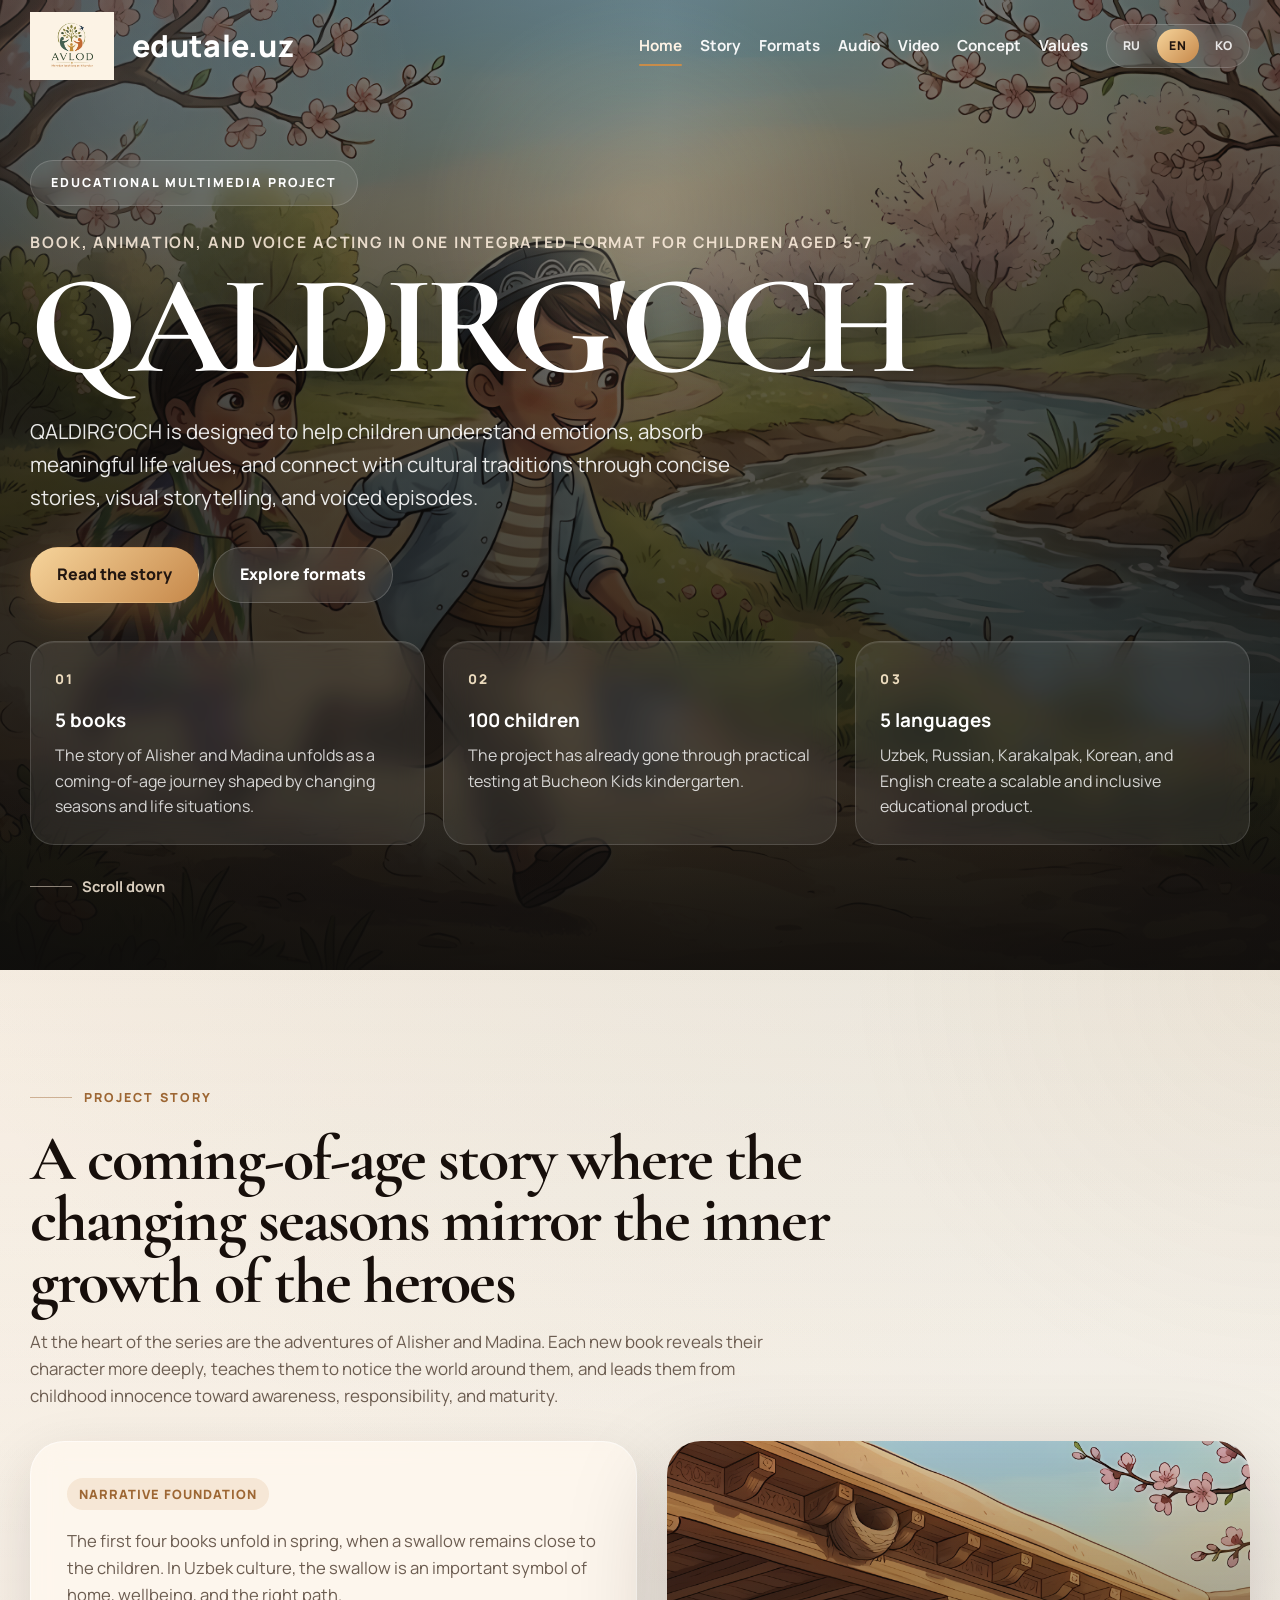
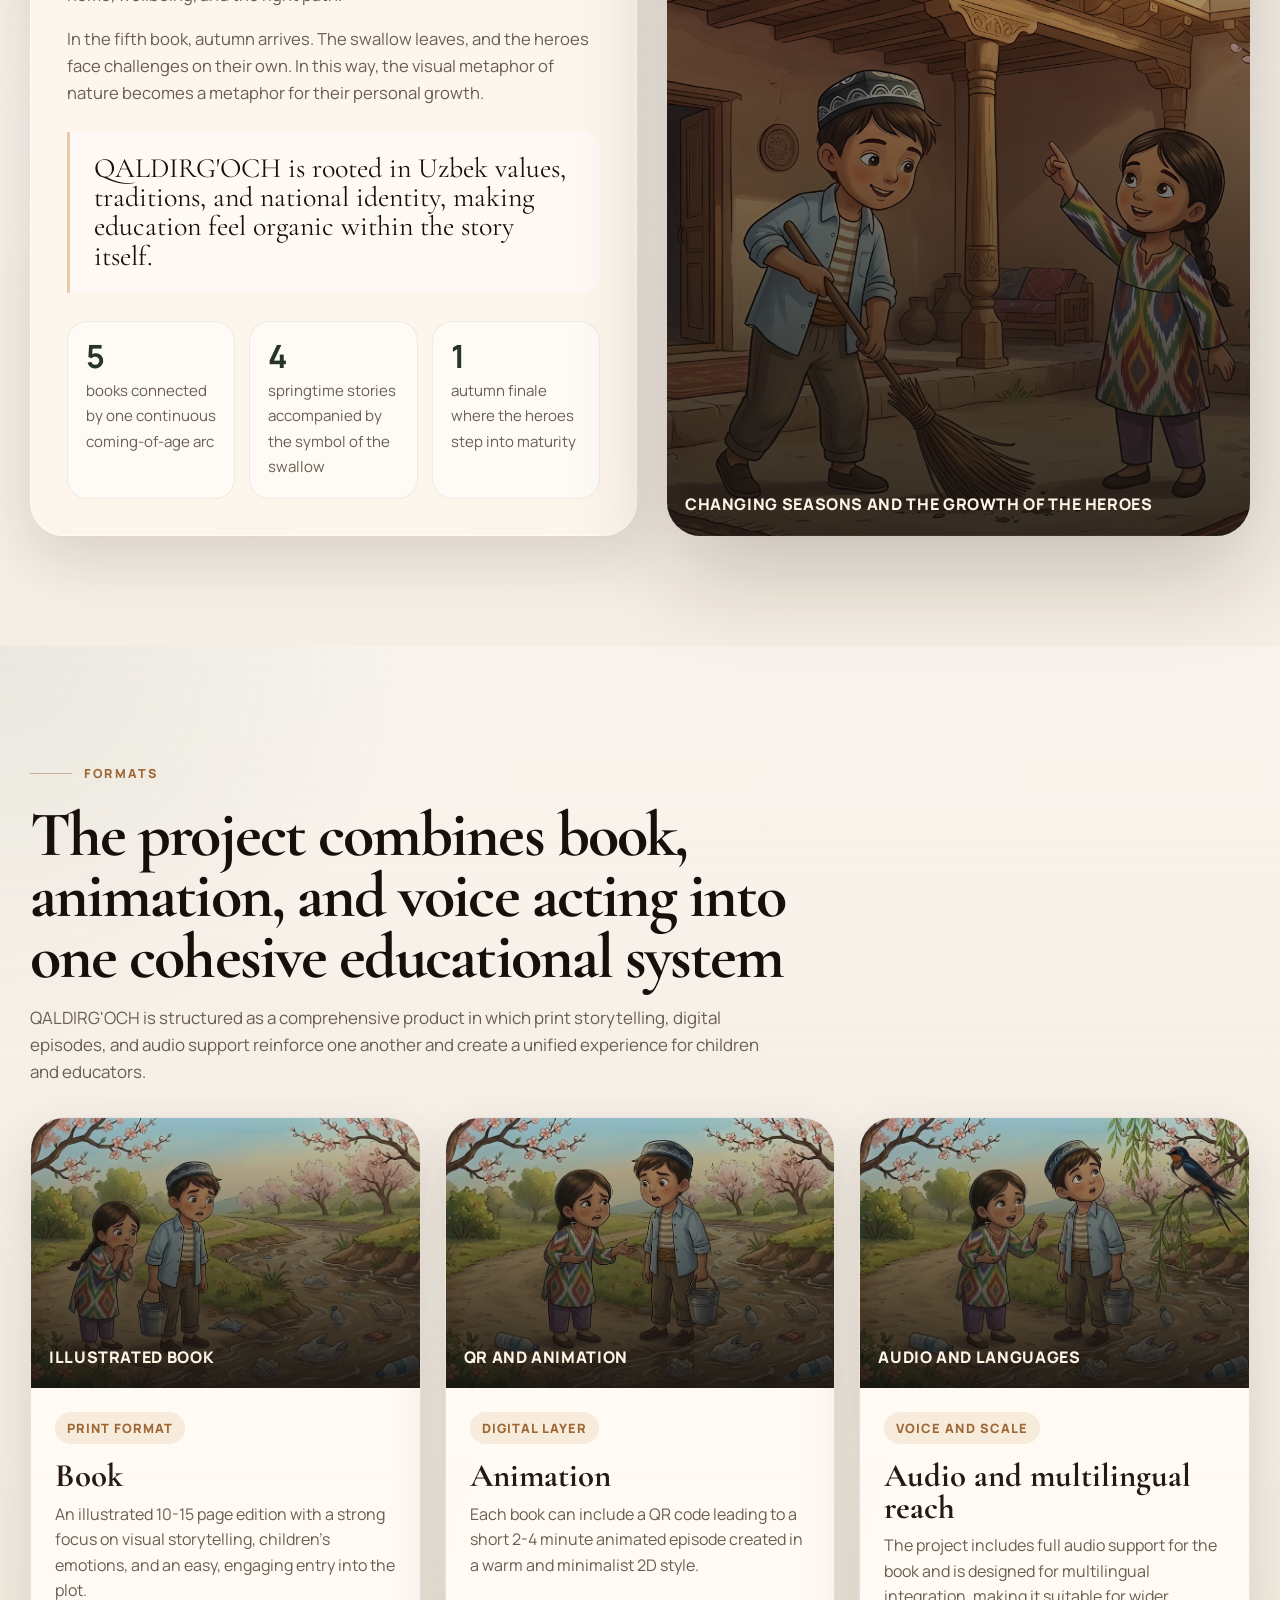
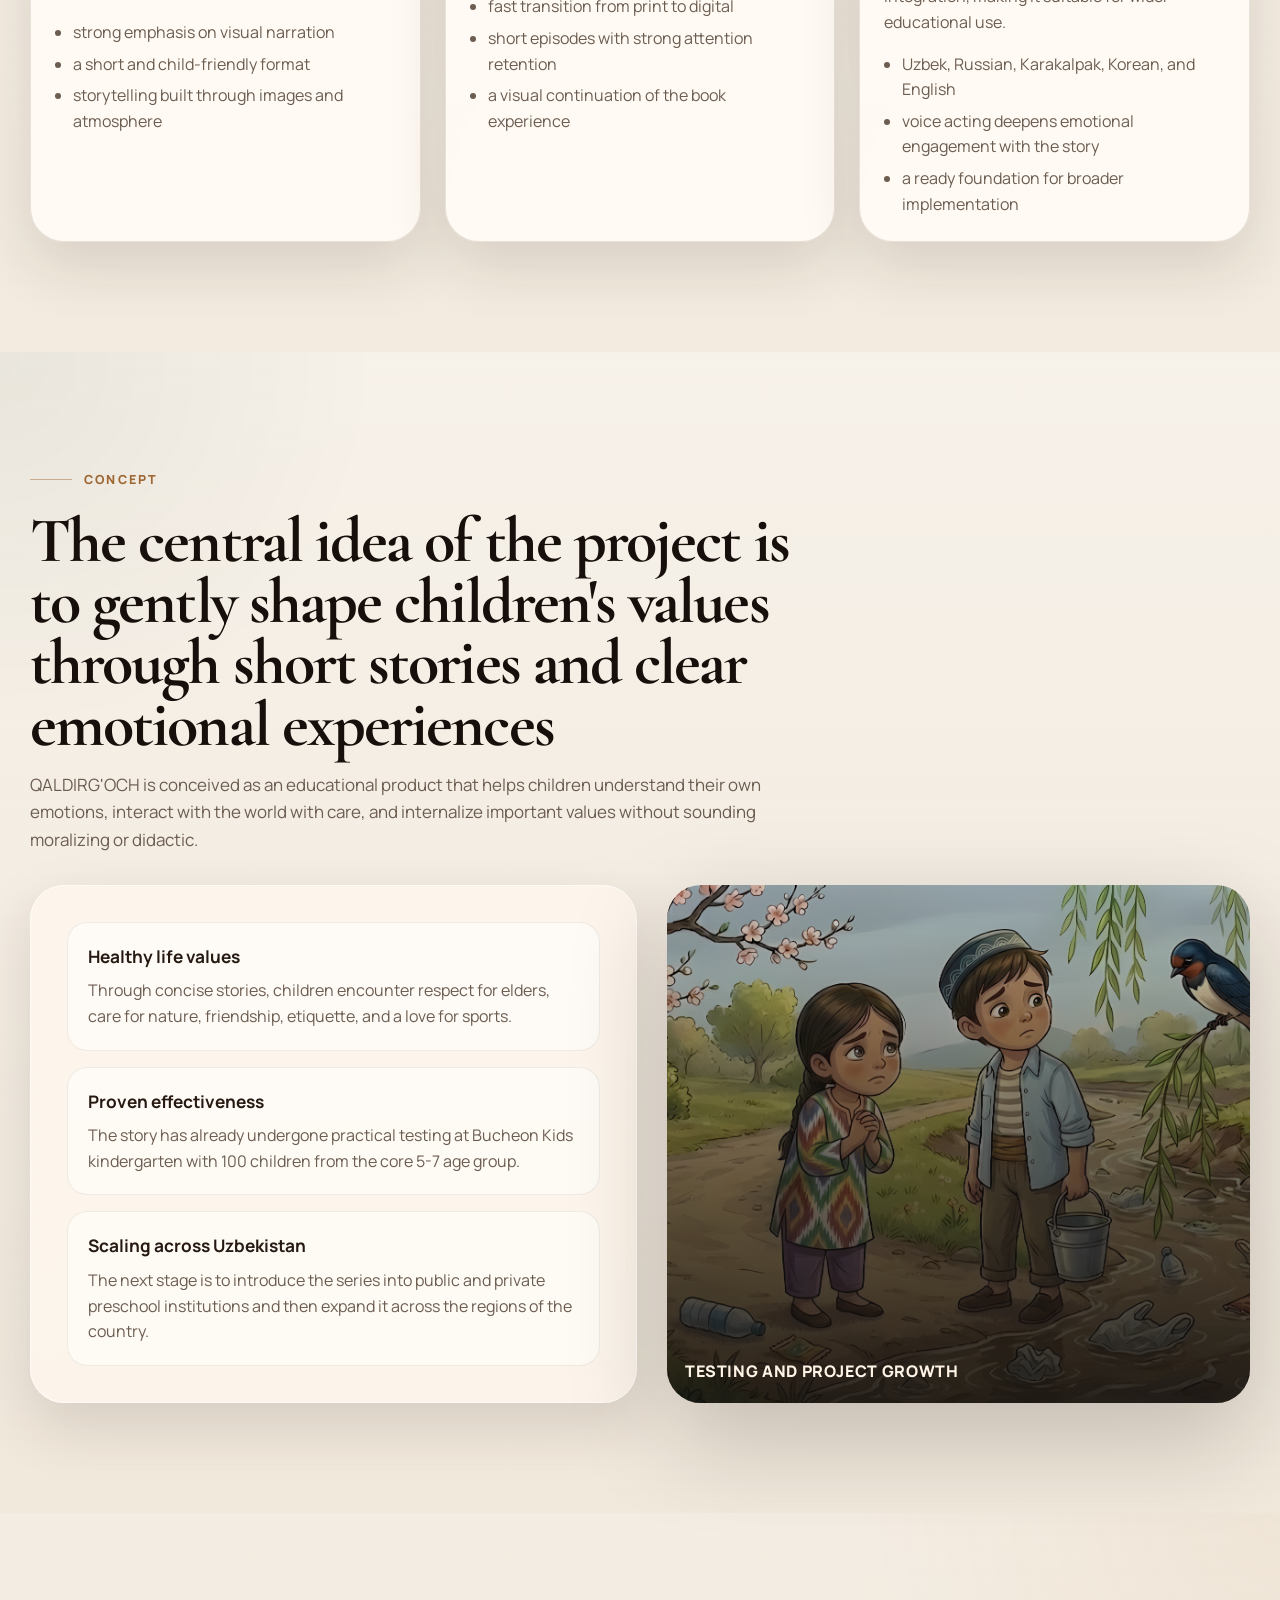
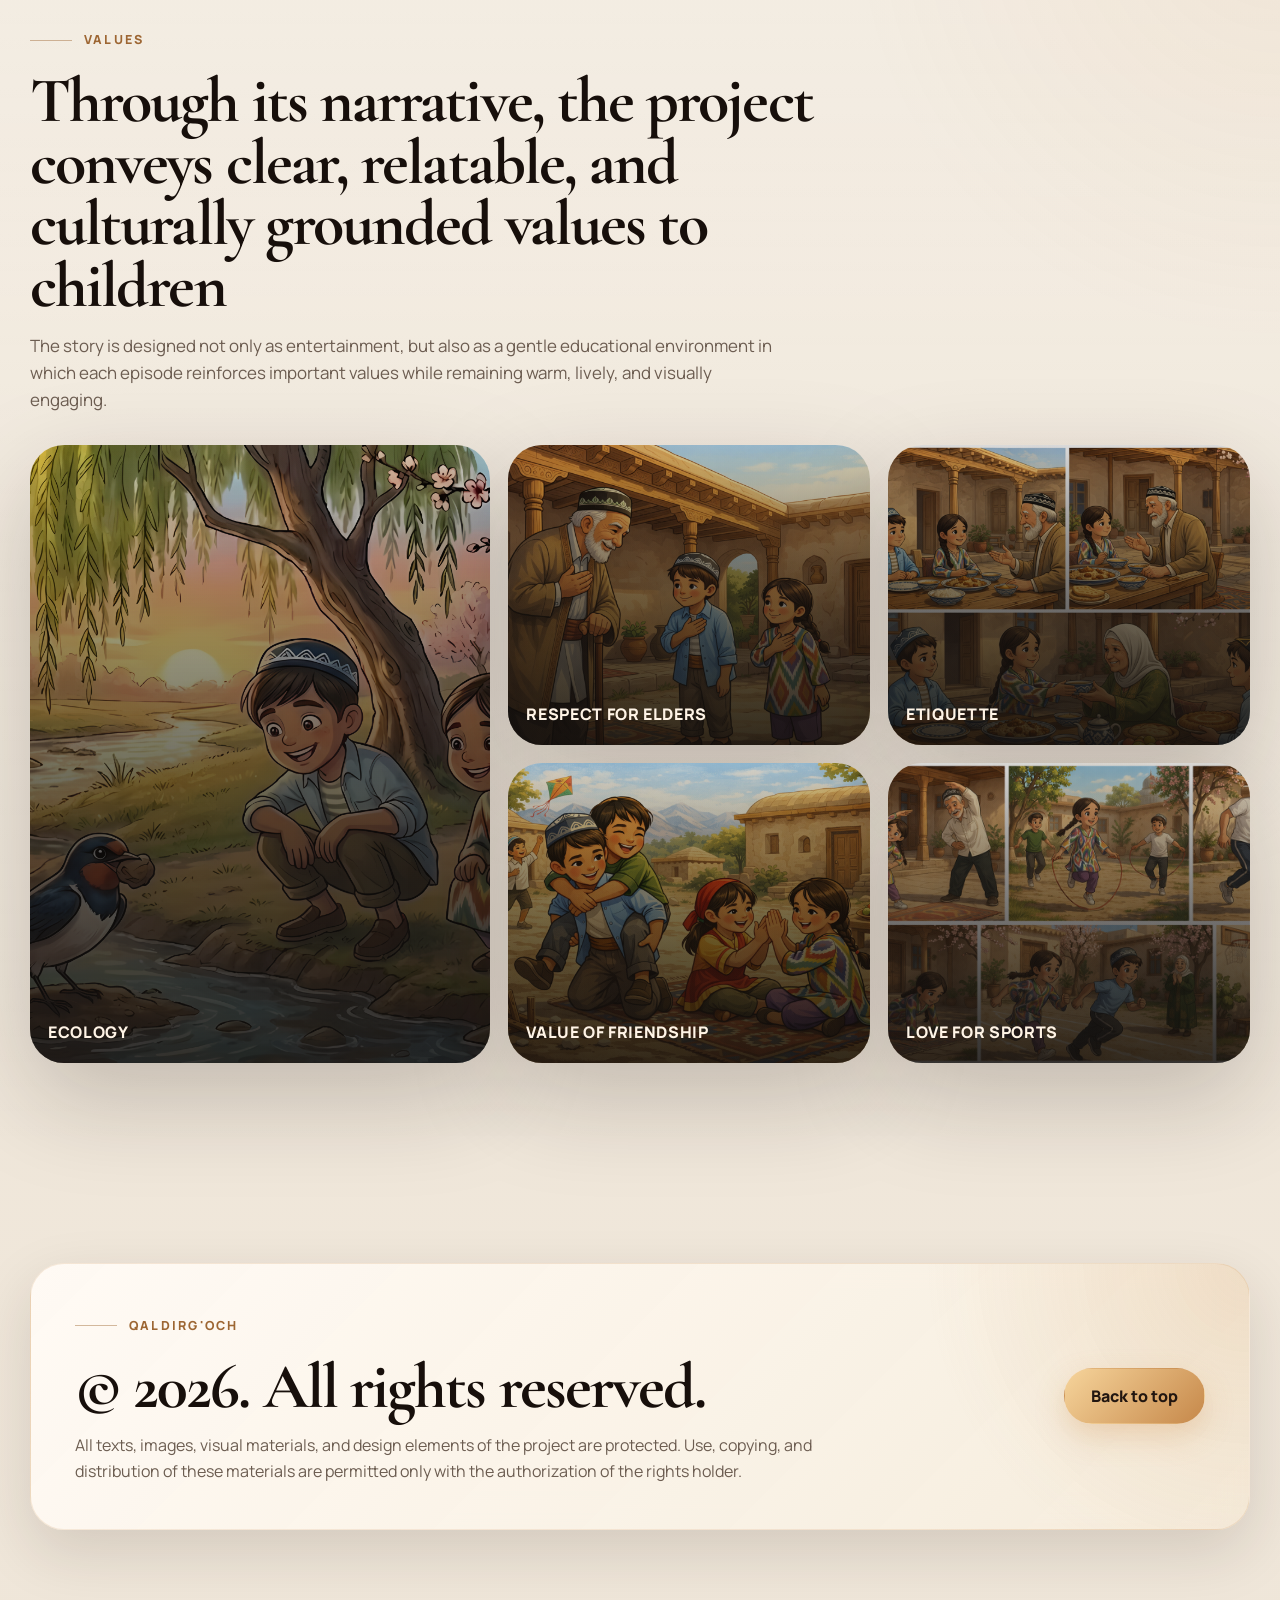
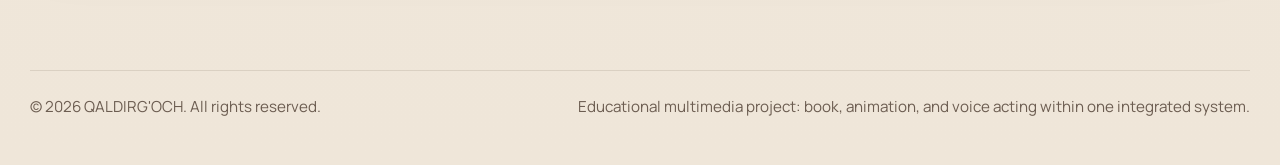
<file: index.html>
<!DOCTYPE html>
<html lang="ru">
<head>
  <meta charset="UTF-8" />
  <meta name="viewport" content="width=device-width, initial-scale=1.0" />
  <meta id="pageDescription" name="description" content="QALDIRG'OCH — образовательный мультимедийный проект: книга, анимация и озвучка для детей 5–7 лет." />
  <title>QALDIRG'OCH — Лендинг проекта</title>
  <link rel="icon" type="image/png" href="assets/images/Logo_avlod.png" />
  <link rel="apple-touch-icon" href="assets/images/Logo_avlod.png" />
  <link rel="stylesheet" href="assets/css/styles.css" />
</head>
<body data-page="home">
  <header class="site-header" id="siteHeader">
    <div class="header-inner">
      <a class="brand" href="index.html#home" data-i18n-aria-label="aria.home" aria-label="На главную">
        <span class="brand-mark">
          <img src="assets/images/Logo_avlod.png" alt="" />
        </span>
        <span class="brand-name" id="brandName">edutale.uz</span>
      </a>

      <div class="header-controls">
        <nav class="nav" id="mainNav">
          <a href="index.html#home" data-nav-page="home" data-i18n="nav.home">Главная</a>
          <a href="index.html#about" data-i18n="nav.about">История</a>
          <a href="index.html#project" data-i18n="nav.project">Форматы</a>
          <a href="audio.html" data-nav-page="audio" data-i18n="nav.audio">Аудио</a>
          <a href="video.html" data-nav-page="video" data-i18n="nav.video">Видео</a>
          <a href="index.html#goal" data-i18n="nav.goal">Идея</a>
          <a href="index.html#gallery" data-i18n="nav.gallery">Ценности</a>
        </nav>

        <div class="lang-switcher" data-i18n-aria-label="aria.languageSwitcher" aria-label="Переключение языка">
          <button type="button" class="lang-button is-active" data-lang="ru" aria-pressed="true">RU</button>
          <button type="button" class="lang-button" data-lang="en" aria-pressed="false">EN</button>
          <button type="button" class="lang-button" data-lang="ko" aria-pressed="false">KO</button>
        </div>
      </div>

      <button
        class="menu-toggle"
        id="menuToggle"
        type="button"
        aria-label="Открыть меню"
        aria-expanded="false"
        data-i18n="menu.toggle"
        data-i18n-aria-label="aria.menu"
      >Меню</button>
    </div>
  </header>

  <main>
    <section class="hero" id="home">
      <div class="hero-inner">
        <div class="hero-copy">
          <div class="hero-kicker" data-i18n="hero.kicker">Образовательный мультимедийный проект</div>
          <p class="hero-lead" data-i18n="hero.lead">Книга, анимация и озвучка в едином формате для детей 5-7 лет</p>
          <h1 class="hero-title" id="heroTitle">QALDIRG'OCH</h1>
          <p class="hero-subtitle" id="heroSubtitle" data-i18n="hero.subtitle">
            Проект, который через лаконичные сюжеты, визуальный сторителлинг и озвученные эпизоды помогает детям понимать эмоции,
            усваивать жизненные ориентиры и бережно соприкасаться с национальными ценностями.
          </p>

          <div class="hero-actions">
            <a href="#about" class="btn btn-primary" data-i18n="hero.ctaPrimary">Читать историю</a>
            <a href="#project" class="btn btn-secondary" data-i18n="hero.ctaSecondary">Смотреть форматы</a>
          </div>
        </div>

        <div class="hero-meta">
          <div class="hero-meta-card">
            <span class="meta-index">01</span>
            <strong data-i18n="hero.cards.books.title">5 книг</strong>
            <span data-i18n="hero.cards.books.text">История Алишера и Мадины строится как путь взросления через смену сезонов и событий.</span>
          </div>
          <div class="hero-meta-card">
            <span class="meta-index">02</span>
            <strong data-i18n="hero.cards.testing.title">100 детей</strong>
            <span data-i18n="hero.cards.testing.text">Проект уже прошёл практическое тестирование на базе детского сада Bucheon Kids.</span>
          </div>
          <div class="hero-meta-card">
            <span class="meta-index">03</span>
            <strong data-i18n="hero.cards.languages.title">5 языков</strong>
            <span data-i18n="hero.cards.languages.text">Узбекский, русский, каракалпакский, корейский и английский создают универсальный продукт.</span>
          </div>
        </div>

        <a class="hero-scroll" href="#about" data-i18n="hero.scroll">Листать вниз</a>
      </div>
    </section>

    <section class="section section-story" id="about">
      <div class="container">
        <div class="section-heading">
          <div class="eyebrow" data-i18n="about.eyebrow">История проекта</div>
          <h2 class="section-title" data-i18n="about.title">История взросления, в которой смена сезонов становится частью внутреннего пути героев</h2>
          <p class="section-text" data-i18n="about.text">
            В центре сюжета серии — приключения Алишера и Мадины. Каждая новая книга раскрывает их характер,
            учит замечать мир вокруг и делает шаг от детской наивности к осознанности, ответственности и зрелости.
          </p>
        </div>

        <div class="about-grid">
          <div class="card about-copy">
            <div class="story-note" data-i18n="about.note">Сюжетная основа</div>
            <p data-i18n="about.paragraphOne">
              Первые четыре книги разворачиваются весной, когда рядом с детьми находится ласточка — важный символ дома,
              благополучия и правильного пути в узбекской культуре.
            </p>
            <p data-i18n="about.paragraphTwo">
              В пятой книге наступает осень: ласточка улетает, а герои уже сами проходят через трудности. Так визуальная метафора природы
              становится метафорой их личностного роста.
            </p>
            <blockquote class="story-quote" data-i18n="about.quote">
              QALDIRG'OCH опирается на узбекские ценности, традиции и национальный колорит, делая воспитание естественной частью истории.
            </blockquote>

            <div class="stats">
              <div class="stat">
                <strong>5</strong>
                <span data-i18n="about.stats.books">книг в серии с единым сюжетом взросления</span>
              </div>
              <div class="stat">
                <strong>4</strong>
                <span data-i18n="about.stats.spring">весенние истории рядом с символом ласточки</span>
              </div>
              <div class="stat">
                <strong>1</strong>
                <span data-i18n="about.stats.autumn">осенняя финальная книга как точка зрелости героев</span>
              </div>
            </div>
          </div>

          <div class="about-image" data-asset="aboutImage" data-caption="Смена сезонов и рост героев" data-i18n-caption="about.caption"></div>
        </div>
      </div>
    </section>

    <section class="section section-media" id="project">
      <div class="container">
        <div class="section-heading">
          <div class="eyebrow" data-i18n="formats.eyebrow">Форматы</div>
          <h2 class="section-title" data-i18n="formats.title">Формат проекта объединяет книгу, анимацию и озвучку в одну цельную образовательную систему</h2>
          <p class="section-text" data-i18n="formats.text">
            QALDIRG'OCH задуман как комплексный продукт, где печатная история, цифровой эпизод и голосовое сопровождение усиливают друг друга
            и формируют единый опыт восприятия.
          </p>
        </div>

        <div class="media-grid">
          <article class="media-card">
            <div class="media-image" data-asset="bookImage" data-caption="Иллюстрированная книга" data-i18n-caption="formats.book.caption"></div>
            <div class="media-content">
              <span class="media-tag" data-i18n="formats.book.tag">Печатный формат</span>
              <h3 data-i18n="formats.book.title">Книга</h3>
              <p data-i18n="formats.book.text">
                Иллюстрированное издание объёмом 10-15 страниц с сильным акцентом на визуальный сторителлинг,
                детские эмоции и лёгкое погружение в сюжет.
              </p>
              <ul class="media-list">
                <li data-i18n="formats.book.listOne">акцент на визуальном повествовании</li>
                <li data-i18n="formats.book.listTwo">короткий и понятный ребёнку формат</li>
                <li data-i18n="formats.book.listThree">история строится через образы и настроение</li>
              </ul>
            </div>
          </article>

          <article class="media-card">
            <div class="media-image" data-asset="audioImage" data-caption="QR и анимация" data-i18n-caption="formats.animation.caption"></div>
            <div class="media-content">
              <span class="media-tag" data-i18n="formats.animation.tag">Цифровой элемент</span>
              <h3 data-i18n="formats.animation.title">Анимация</h3>
              <p data-i18n="formats.animation.text">
                В книгу интегрируется QR-код, ведущий к короткому анимационному эпизоду длиной 2-4 минуты,
                выполненному в приятном минималистичном 2D-стиле.
              </p>
              <ul class="media-list">
                <li data-i18n="formats.animation.listOne">быстрый переход из печатного формата в цифровой</li>
                <li data-i18n="formats.animation.listTwo">короткие эпизоды с высоким удержанием внимания</li>
                <li data-i18n="formats.animation.listThree">визуальное продолжение книжной сцены</li>
              </ul>
            </div>
          </article>

          <article class="media-card">
            <div class="media-image" data-asset="videoImage" data-caption="Озвучка и языки" data-i18n-caption="formats.audio.caption"></div>
            <div class="media-content">
              <span class="media-tag" data-i18n="formats.audio.tag">Голос и масштаб</span>
              <h3 data-i18n="formats.audio.title">Аудио и мультиязычность</h3>
              <p data-i18n="formats.audio.text">
                Проект включает полное аудиосодержание книги и ориентирован на интеграцию нескольких языков
                для построения универсального образовательного продукта.
              </p>
              <ul class="media-list">
                <li data-i18n="formats.audio.listOne">узбекский, русский, каракалпакский, корейский, английский</li>
                <li data-i18n="formats.audio.listTwo">озвучка помогает проживать историю через голос</li>
                <li data-i18n="formats.audio.listThree">готовая база для широкого внедрения</li>
              </ul>
            </div>
          </article>
        </div>
      </div>
    </section>

    <section class="section section-goal" id="goal">
      <div class="container">
        <div class="section-heading">
          <div class="eyebrow" data-i18n="idea.eyebrow">Идея</div>
          <h2 class="section-title" data-i18n="idea.title">Главная идея проекта — мягко прививать детям правильные ориентиры через короткие истории и ясные эмоции</h2>
          <p class="section-text" data-i18n="idea.text">
            QALDIRG'OCH создаётся как образовательный продукт, который помогает ребёнку понимать собственные эмоции,
            бережно взаимодействовать с миром и усваивать важные ценности без назидательности.
          </p>
        </div>

        <div class="goal-layout">
          <div class="card goal-copy">
            <div class="goal-list">
              <div class="goal-item">
                <strong data-i18n="idea.items.values.title">Правильные жизненные ориентиры</strong>
                <p data-i18n="idea.items.values.text">Через лаконичные сюжеты дети знакомятся с уважением к старшим, заботой о природе, дружбой, культурой поведения и любовью к спорту.</p>
              </div>
              <div class="goal-item">
                <strong data-i18n="idea.items.testing.title">Подтверждённая эффективность</strong>
                <p data-i18n="idea.items.testing.text">История уже прошла практическое тестирование на базе детского сада Bucheon Kids с охватом 100 детей целевой аудитории 5-7 лет.</p>
              </div>
              <div class="goal-item">
                <strong data-i18n="idea.items.scale.title">Масштабирование по Узбекистану</strong>
                <p data-i18n="idea.items.scale.text">Следующий этап — внедрение серии в государственные и частные дошкольные учреждения с дальнейшим расширением по регионам страны.</p>
              </div>
            </div>
          </div>

          <div class="goal-banner" data-asset="goalImage" data-caption="Тестирование и рост проекта" data-i18n-caption="idea.caption"></div>
        </div>
      </div>
    </section>

    <section class="section section-gallery" id="gallery">
      <div class="container">
        <div class="section-heading">
          <div class="eyebrow" data-i18n="values.eyebrow">Ценности</div>
          <h2 class="section-title" data-i18n="values.title">Через сюжет проект передаёт ребёнку простые, понятные и культурно близкие ценности</h2>
          <p class="section-text" data-i18n="values.text">
            История работает не только как развлечение, но и как мягкая воспитательная среда: каждый эпизод закрепляет
            важные ориентиры, оставаясь живым, тёплым и визуально привлекательным для ребёнка.
          </p>
        </div>

        <div class="gallery-grid">
          <div class="gallery-item tall" data-asset="galleryOne" data-caption="Экология" data-i18n-caption="values.captions.ecology"></div>
          <div class="gallery-item" data-asset="galleryTwo" data-caption="Уважение к старшим" data-i18n-caption="values.captions.respect"></div>
          <div class="gallery-item" data-asset="galleryThree" data-caption="Культура поведения" data-i18n-caption="values.captions.behavior"></div>
          <div class="gallery-item" data-asset="galleryFour" data-caption="Ценность дружбы" data-i18n-caption="values.captions.friendship"></div>
          <div class="gallery-item" data-asset="galleryFive" data-caption="Любовь к спорту" data-i18n-caption="values.captions.sport"></div>
        </div>
      </div>
    </section>

    <section class="section section-cta">
      <div class="container">
        <div class="card cta">
          <div>
            <div class="eyebrow">QALDIRG'OCH</div>
            <h2 data-i18n="rights.title">© 2026. Все права защищены.</h2>
            <p data-i18n="rights.text">
              Все тексты, изображения, визуальные материалы и элементы оформления проекта защищены.
              Использование, копирование и распространение материалов допускается только с разрешения правообладателя.
            </p>
          </div>
          <div class="cta-actions">
            <a href="#home" class="btn btn-primary" data-i18n="rights.backTop">Вернуться наверх</a>
          </div>
        </div>
      </div>
    </section>
  </main>

  <footer class="footer">
    <div class="footer-inner">
      <div>© <span id="year"></span> <span id="footerProjectName">QALDIRG'OCH</span>. <span data-i18n="footer.rights">Все права защищены.</span></div>
      <div data-i18n="footer.summary">Образовательный мультимедийный проект: книга, анимация и озвучка в единой системе.</div>
    </div>
  </footer>

  <script src="assets/js/translations.js"></script>
  <script src="assets/js/main.js"></script>
</body>
</html>
</file>
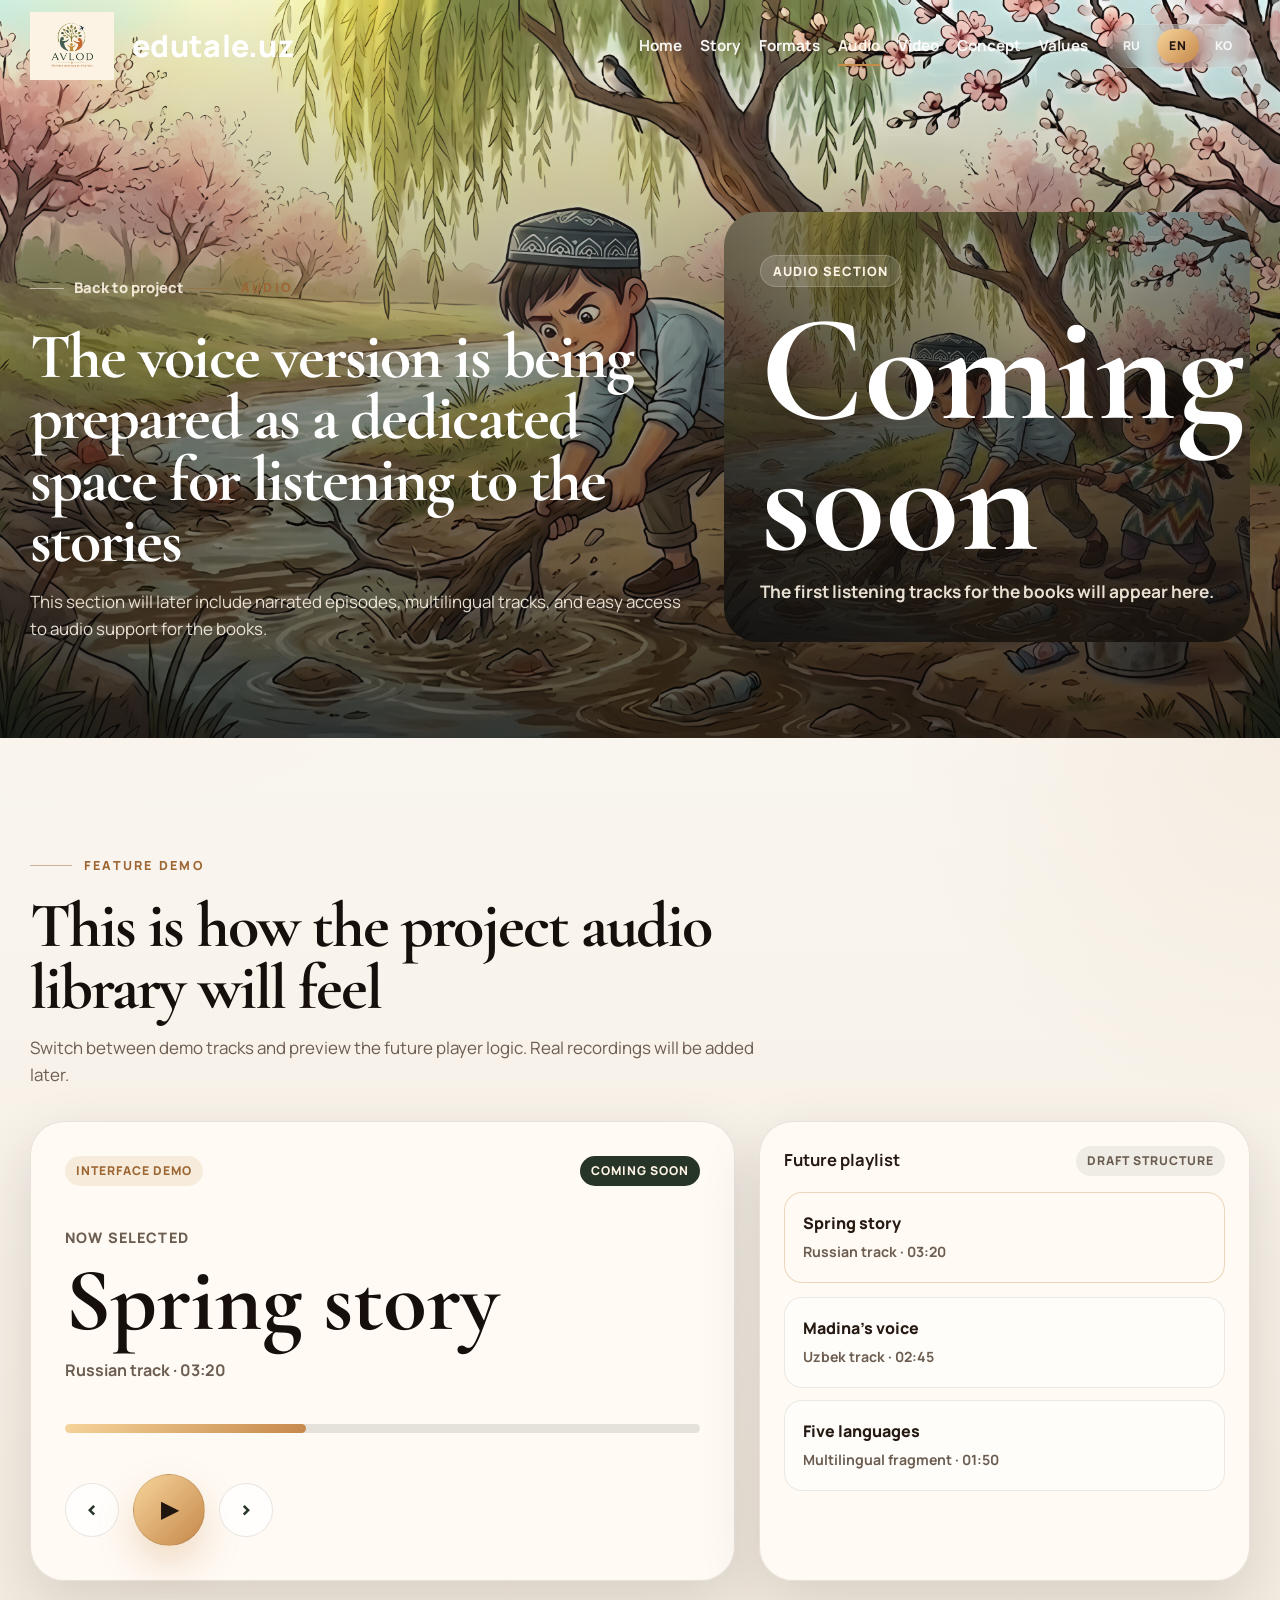
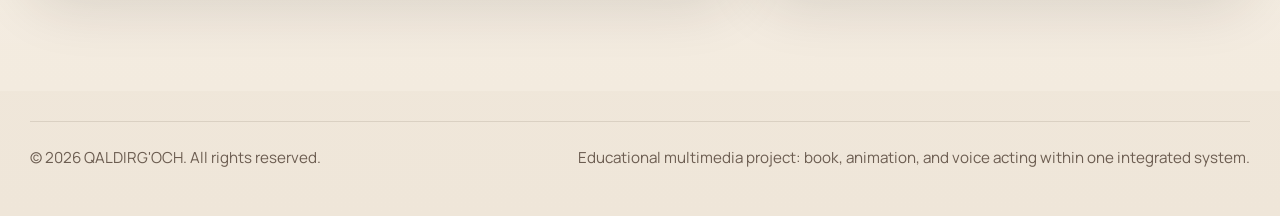
<file: audio.html>
<!DOCTYPE html>
<html lang="ru">
<head>
  <meta charset="UTF-8" />
  <meta name="viewport" content="width=device-width, initial-scale=1.0" />
  <meta id="pageDescription" name="description" content="Аудиораздел QALDIRG'OCH: демоверсия будущего интерфейса прослушивания. Скоро." />
  <title>QALDIRG'OCH — Аудио</title>
  <link rel="icon" type="image/png" href="assets/images/Logo_avlod.png" />
  <link rel="apple-touch-icon" href="assets/images/Logo_avlod.png" />
  <link rel="stylesheet" href="assets/css/styles.css" />
</head>
<body data-page="audio" data-page-title-key="audio.pageTitle" data-page-description-key="audio.metaDescription">
  <header class="site-header" id="siteHeader">
    <div class="header-inner">
      <a class="brand" href="index.html#home" data-i18n-aria-label="aria.home" aria-label="На главную">
        <span class="brand-mark">
          <img src="assets/images/Logo_avlod.png" alt="" />
        </span>
        <span class="brand-name" id="brandName">edutale.uz</span>
      </a>

      <div class="header-controls">
        <nav class="nav" id="mainNav">
          <a href="index.html#home" data-nav-page="home" data-i18n="nav.home">Главная</a>
          <a href="index.html#about" data-i18n="nav.about">История</a>
          <a href="index.html#project" data-i18n="nav.project">Форматы</a>
          <a href="audio.html" data-nav-page="audio" data-i18n="nav.audio">Аудио</a>
          <a href="video.html" data-nav-page="video" data-i18n="nav.video">Видео</a>
          <a href="index.html#goal" data-i18n="nav.goal">Идея</a>
          <a href="index.html#gallery" data-i18n="nav.gallery">Ценности</a>
        </nav>

        <div class="lang-switcher" data-i18n-aria-label="aria.languageSwitcher" aria-label="Переключение языка">
          <button type="button" class="lang-button is-active" data-lang="ru" aria-pressed="true">RU</button>
          <button type="button" class="lang-button" data-lang="en" aria-pressed="false">EN</button>
          <button type="button" class="lang-button" data-lang="ko" aria-pressed="false">KO</button>
        </div>
      </div>

      <button
        class="menu-toggle"
        id="menuToggle"
        type="button"
        aria-label="Открыть меню"
        aria-expanded="false"
        data-i18n="menu.toggle"
        data-i18n-aria-label="aria.menu"
      >Меню</button>
    </div>
  </header>

  <main class="demo-page demo-page-audio">
    <section class="demo-hero" data-asset="audioComingImage">
      <div class="container demo-hero-grid">
        <div class="demo-hero-copy">
          <a class="back-link" href="index.html#project" data-i18n="audio.back">Назад к проекту</a>
          <div class="eyebrow" data-i18n="audio.eyebrow">Аудио</div>
          <h1 class="section-title" data-i18n="audio.title">Голосовая версия проекта готовится как отдельное пространство для прослушивания историй</h1>
          <p class="section-text" data-i18n="audio.text">
            В этом разделе позже появятся озвученные эпизоды, дорожки на нескольких языках и удобный доступ к аудиосопровождению книг.
          </p>
        </div>

        <div class="coming-card page-coming-card" data-asset="audioComingImage" aria-label="Аудиораздел скоро откроется" data-i18n-aria-label="audio.aria">
          <div class="coming-content">
            <span class="media-tag" data-i18n="audio.tag">Аудиораздел</span>
            <h2 data-i18n="audio.soon">Скоро</h2>
            <p data-i18n="audio.soonText">Здесь появятся первые записи для прослушивания вместе с книгами.</p>
          </div>
        </div>
      </div>
    </section>

    <section class="section demo-workspace">
      <div class="container">
        <div class="section-heading">
          <div class="eyebrow" data-i18n="audio.demo.eyebrow">Демо функционала</div>
          <h2 class="section-title" data-i18n="audio.demo.title">Так будет выглядеть аудиотека проекта</h2>
          <p class="section-text" data-i18n="audio.demo.text">Можно переключить демо-треки и посмотреть будущую логику плеера. Реальные записи появятся позже.</p>
        </div>

        <div class="demo-shell audio-shell" data-demo-panel>
          <div class="demo-player">
            <div class="demo-status-row">
              <span class="demo-state" data-i18n="audio.demo.state">Демо интерфейса</span>
              <span class="coming-badge" data-i18n="audio.soon">Скоро</span>
            </div>

            <div class="demo-now">
              <span data-i18n="audio.demo.now">Сейчас выбрано</span>
              <strong data-demo-title-output data-i18n="audio.demo.tracks.trackOne.title">Весенняя история</strong>
              <p data-demo-meta-output data-i18n="audio.demo.tracks.trackOne.meta">Русская дорожка · 03:20</p>
            </div>

            <div class="demo-progress" aria-hidden="true">
              <span data-demo-progress style="width: 38%"></span>
            </div>

            <div class="demo-controls">
              <button class="demo-icon-button" type="button" data-demo-prev aria-label="Предыдущий трек" data-i18n-aria-label="audio.demo.previous">‹</button>
              <button class="demo-icon-button demo-icon-button-primary" type="button" data-demo-play aria-label="Запустить демо" data-i18n-aria-label="audio.demo.play">▶</button>
              <button class="demo-icon-button" type="button" data-demo-next aria-label="Следующий трек" data-i18n-aria-label="audio.demo.next">›</button>
            </div>
          </div>

          <div class="demo-list">
            <div class="demo-list-heading">
              <strong data-i18n="audio.demo.playlist">Будущий плейлист</strong>
              <span data-i18n="audio.demo.note">Черновая структура</span>
            </div>

            <button class="demo-option is-active" type="button" data-demo-option data-demo-title-key="audio.demo.tracks.trackOne.title" data-demo-meta-key="audio.demo.tracks.trackOne.meta" data-demo-progress-value="38">
              <span data-i18n="audio.demo.tracks.trackOne.title">Весенняя история</span>
              <small data-i18n="audio.demo.tracks.trackOne.meta">Русская дорожка · 03:20</small>
            </button>
            <button class="demo-option" type="button" data-demo-option data-demo-title-key="audio.demo.tracks.trackTwo.title" data-demo-meta-key="audio.demo.tracks.trackTwo.meta" data-demo-progress-value="62">
              <span data-i18n="audio.demo.tracks.trackTwo.title">Голос Мадины</span>
              <small data-i18n="audio.demo.tracks.trackTwo.meta">Узбекская дорожка · 02:45</small>
            </button>
            <button class="demo-option" type="button" data-demo-option data-demo-title-key="audio.demo.tracks.trackThree.title" data-demo-meta-key="audio.demo.tracks.trackThree.meta" data-demo-progress-value="24">
              <span data-i18n="audio.demo.tracks.trackThree.title">Пять языков</span>
              <small data-i18n="audio.demo.tracks.trackThree.meta">Мультиязычный фрагмент · 01:50</small>
            </button>
          </div>
        </div>
      </div>
    </section>
  </main>

  <footer class="footer">
    <div class="footer-inner">
      <div>© <span id="year"></span> <span id="footerProjectName">QALDIRG'OCH</span>. <span data-i18n="footer.rights">Все права защищены.</span></div>
      <div data-i18n="footer.summary">Образовательный мультимедийный проект: книга, анимация и озвучка в единой системе.</div>
    </div>
  </footer>

  <script src="assets/js/translations.js"></script>
  <script src="assets/js/main.js"></script>
</body>
</html>
</file>
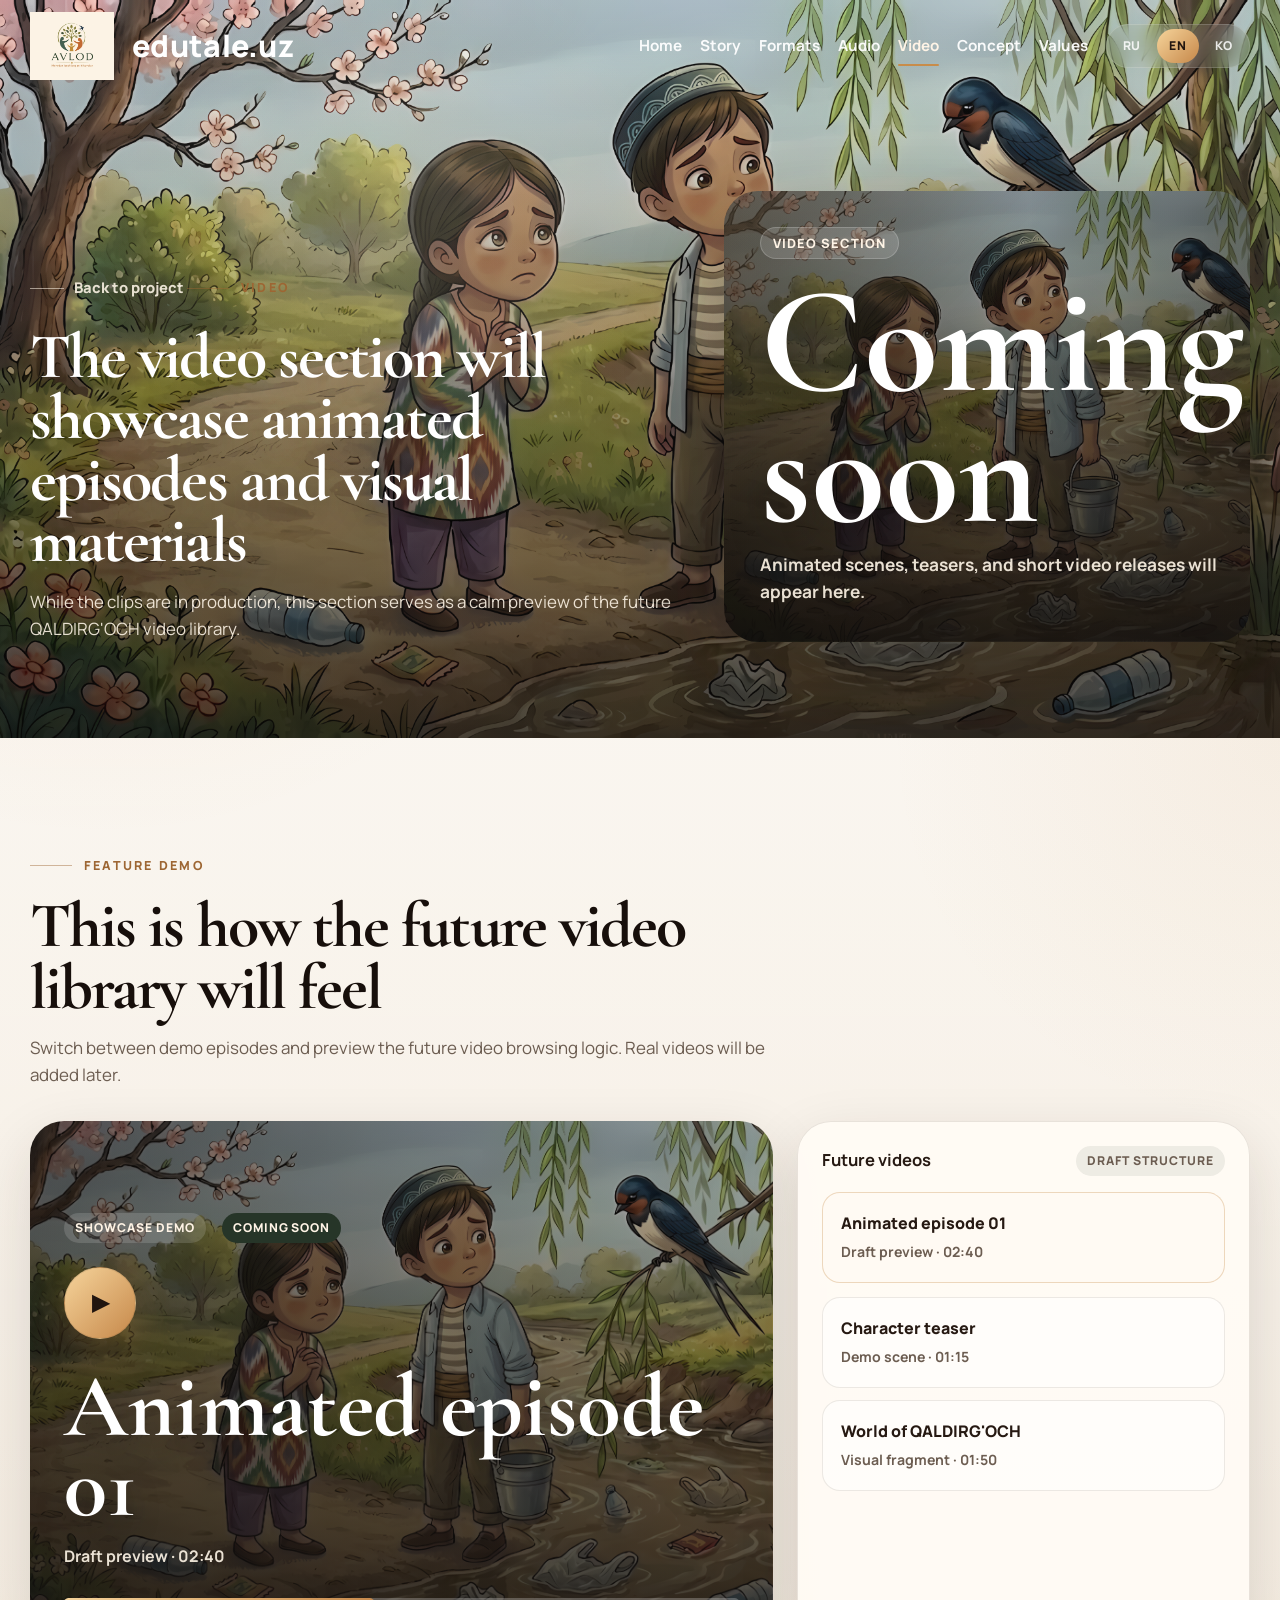
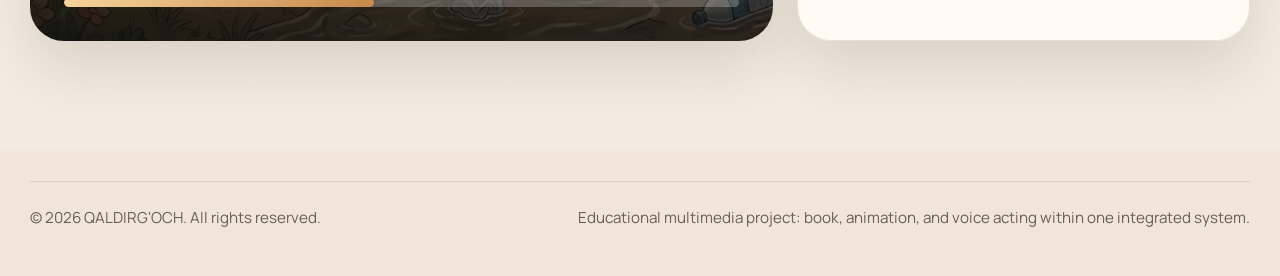
<file: video.html>
<!DOCTYPE html>
<html lang="ru">
<head>
  <meta charset="UTF-8" />
  <meta name="viewport" content="width=device-width, initial-scale=1.0" />
  <meta id="pageDescription" name="description" content="Видеораздел QALDIRG'OCH: демоверсия будущей видеотеки и анимационных эпизодов. Скоро." />
  <title>QALDIRG'OCH — Видео</title>
  <link rel="icon" type="image/png" href="assets/images/Logo_avlod.png" />
  <link rel="apple-touch-icon" href="assets/images/Logo_avlod.png" />
  <link rel="stylesheet" href="assets/css/styles.css" />
</head>
<body data-page="video" data-page-title-key="video.pageTitle" data-page-description-key="video.metaDescription">
  <header class="site-header" id="siteHeader">
    <div class="header-inner">
      <a class="brand" href="index.html#home" data-i18n-aria-label="aria.home" aria-label="На главную">
        <span class="brand-mark">
          <img src="assets/images/Logo_avlod.png" alt="" />
        </span>
        <span class="brand-name" id="brandName">edutale.uz</span>
      </a>

      <div class="header-controls">
        <nav class="nav" id="mainNav">
          <a href="index.html#home" data-nav-page="home" data-i18n="nav.home">Главная</a>
          <a href="index.html#about" data-i18n="nav.about">История</a>
          <a href="index.html#project" data-i18n="nav.project">Форматы</a>
          <a href="audio.html" data-nav-page="audio" data-i18n="nav.audio">Аудио</a>
          <a href="video.html" data-nav-page="video" data-i18n="nav.video">Видео</a>
          <a href="index.html#goal" data-i18n="nav.goal">Идея</a>
          <a href="index.html#gallery" data-i18n="nav.gallery">Ценности</a>
        </nav>

        <div class="lang-switcher" data-i18n-aria-label="aria.languageSwitcher" aria-label="Переключение языка">
          <button type="button" class="lang-button is-active" data-lang="ru" aria-pressed="true">RU</button>
          <button type="button" class="lang-button" data-lang="en" aria-pressed="false">EN</button>
          <button type="button" class="lang-button" data-lang="ko" aria-pressed="false">KO</button>
        </div>
      </div>

      <button
        class="menu-toggle"
        id="menuToggle"
        type="button"
        aria-label="Открыть меню"
        aria-expanded="false"
        data-i18n="menu.toggle"
        data-i18n-aria-label="aria.menu"
      >Меню</button>
    </div>
  </header>

  <main class="demo-page demo-page-video">
    <section class="demo-hero demo-hero-video" data-asset="videoComingImage">
      <div class="container demo-hero-grid">
        <div class="demo-hero-copy">
          <a class="back-link" href="index.html#project" data-i18n="video.back">Назад к проекту</a>
          <div class="eyebrow" data-i18n="video.eyebrow">Видео</div>
          <h1 class="section-title" data-i18n="video.title">Видеораздел станет витриной анимационных эпизодов и визуальных материалов</h1>
          <p class="section-text" data-i18n="video.text">
            Пока ролики готовятся, раздел работает как аккуратный анонс будущей видеобиблиотеки проекта QALDIRG'OCH.
          </p>
        </div>

        <div class="coming-card page-coming-card" data-asset="videoComingImage" aria-label="Видеораздел скоро откроется" data-i18n-aria-label="video.aria">
          <div class="coming-content">
            <span class="media-tag" data-i18n="video.tag">Видеораздел</span>
            <h2 data-i18n="video.soon">Скоро</h2>
            <p data-i18n="video.soonText">Здесь появятся анимационные сцены, тизеры и короткие видеовыпуски.</p>
          </div>
        </div>
      </div>
    </section>

    <section class="section demo-workspace">
      <div class="container">
        <div class="section-heading">
          <div class="eyebrow" data-i18n="video.demo.eyebrow">Демо функционала</div>
          <h2 class="section-title" data-i18n="video.demo.title">Так будет выглядеть будущая видеотека</h2>
          <p class="section-text" data-i18n="video.demo.text">Можно переключить демо-эпизоды и увидеть логику превью. Реальные видео появятся позже.</p>
        </div>

        <div class="demo-shell video-shell" data-demo-panel>
          <div class="video-preview" data-demo-preview data-asset="videoComingImage">
            <div class="video-preview-content">
              <div class="demo-status-row">
                <span class="demo-state" data-i18n="video.demo.state">Демо витрины</span>
                <span class="coming-badge" data-i18n="video.soon">Скоро</span>
              </div>
              <button class="demo-icon-button demo-icon-button-primary video-play" type="button" data-demo-play aria-label="Запустить демо" data-i18n-aria-label="video.demo.play">▶</button>
              <strong data-demo-title-output data-i18n="video.demo.episodes.episodeOne.title">Анимационный эпизод 01</strong>
              <p data-demo-meta-output data-i18n="video.demo.episodes.episodeOne.meta">Черновое превью · 02:40</p>
              <div class="demo-progress" aria-hidden="true">
                <span data-demo-progress style="width: 46%"></span>
              </div>
            </div>
          </div>

          <div class="demo-list">
            <div class="demo-list-heading">
              <strong data-i18n="video.demo.playlist">Будущие видео</strong>
              <span data-i18n="video.demo.note">Черновая структура</span>
            </div>

            <button class="demo-option is-active" type="button" data-demo-option data-demo-title-key="video.demo.episodes.episodeOne.title" data-demo-meta-key="video.demo.episodes.episodeOne.meta" data-demo-progress-value="46" data-demo-asset="videoComingImage">
              <span data-i18n="video.demo.episodes.episodeOne.title">Анимационный эпизод 01</span>
              <small data-i18n="video.demo.episodes.episodeOne.meta">Черновое превью · 02:40</small>
            </button>
            <button class="demo-option" type="button" data-demo-option data-demo-title-key="video.demo.episodes.episodeTwo.title" data-demo-meta-key="video.demo.episodes.episodeTwo.meta" data-demo-progress-value="68" data-demo-asset="videoDemoImage">
              <span data-i18n="video.demo.episodes.episodeTwo.title">Тизер героев</span>
              <small data-i18n="video.demo.episodes.episodeTwo.meta">Демо-сцена · 01:15</small>
            </button>
            <button class="demo-option" type="button" data-demo-option data-demo-title-key="video.demo.episodes.episodeThree.title" data-demo-meta-key="video.demo.episodes.episodeThree.meta" data-demo-progress-value="30" data-demo-asset="videoAltImage">
              <span data-i18n="video.demo.episodes.episodeThree.title">Мир QALDIRG'OCH</span>
              <small data-i18n="video.demo.episodes.episodeThree.meta">Визуальный фрагмент · 01:50</small>
            </button>
          </div>
        </div>
      </div>
    </section>
  </main>

  <footer class="footer">
    <div class="footer-inner">
      <div>© <span id="year"></span> <span id="footerProjectName">QALDIRG'OCH</span>. <span data-i18n="footer.rights">Все права защищены.</span></div>
      <div data-i18n="footer.summary">Образовательный мультимедийный проект: книга, анимация и озвучка в единой системе.</div>
    </div>
  </footer>

  <script src="assets/js/translations.js"></script>
  <script src="assets/js/main.js"></script>
</body>
</html>
</file>
<file: assets/css/styles.css>
@import url("https://fonts.googleapis.com/css2?family=Cormorant+Garamond:wght@500;600;700&family=Manrope:wght@400;500;600;700;800&family=Noto+Sans+KR:wght@400;500;700;800&display=swap");

:root {
  --bg: #f3ebdf;
  --bg-soft: #fbf6ef;
  --bg-deep: #e8ddcf;
  --surface: rgba(255, 248, 239, 0.78);
  --surface-strong: rgba(255, 251, 245, 0.94);
  --surface-dark: rgba(30, 27, 23, 0.6);
  --text: #261912;
  --text-soft: #6c5d51;
  --text-strong: #170f0b;
  --accent: #c88c4a;
  --accent-strong: #9d6633;
  --forest: #263528;
  --forest-soft: #415344;
  --line: rgba(69, 49, 32, 0.12);
  --line-light: rgba(255, 255, 255, 0.18);
  --shadow: 0 22px 60px rgba(43, 29, 20, 0.14);
  --shadow-strong: 0 34px 100px rgba(28, 20, 14, 0.22);
  --radius-xl: 34px;
  --radius-lg: 24px;
  --radius-md: 18px;
  --container: 1220px;
  --hero-overlay:
    linear-gradient(180deg, rgba(12, 11, 10, 0.26) 0%, rgba(12, 11, 10, 0.62) 56%, rgba(12, 11, 10, 0.88) 100%),
    linear-gradient(90deg, rgba(18, 15, 13, 0.58) 0%, rgba(18, 15, 13, 0.24) 52%, rgba(18, 15, 13, 0.5) 100%);
  --image-overlay: linear-gradient(180deg, rgba(16, 14, 12, 0.02), rgba(16, 14, 12, 0.6));
  --placeholder-gradient: linear-gradient(135deg, rgba(200, 140, 74, 0.28), rgba(38, 53, 40, 0.24));
}

* { box-sizing: border-box; }

html {
  scroll-behavior: smooth;
  scroll-padding-top: 110px;
}

body {
  margin: 0;
  font-family: "Manrope", "Segoe UI", sans-serif;
  color: var(--text);
  line-height: 1.6;
  overflow-x: clip;
  background:
    radial-gradient(circle at top left, rgba(200, 140, 74, 0.22), transparent 26%),
    radial-gradient(circle at 86% 4%, rgba(79, 103, 82, 0.18), transparent 22%),
    linear-gradient(180deg, var(--bg-soft) 0%, var(--bg) 48%, #efe6d9 100%);
}

body::before {
  content: "";
  position: fixed;
  inset: 0;
  pointer-events: none;
  background:
    linear-gradient(transparent, rgba(255, 255, 255, 0.18)),
    radial-gradient(circle at 20% 20%, rgba(255, 255, 255, 0.3), transparent 22%);
  opacity: 0.55;
}

a { color: inherit; text-decoration: none; }
img { max-width: 100%; display: block; }
button { font: inherit; }

main,
.site-header,
.footer {
  position: relative;
  z-index: 1;
}

.container,
.header-inner,
.footer-inner {
  width: min(var(--container), calc(100% - 32px));
  margin: 0 auto;
}

.section {
  padding: 110px 0;
}

.section-heading {
  max-width: 820px;
  margin-bottom: 32px;
}

.section-title,
.cta h2 {
  margin: 0 0 16px;
  font-family: "Cormorant Garamond", Georgia, serif;
  font-weight: 700;
  letter-spacing: -0.03em;
  line-height: 0.96;
  color: var(--text-strong);
}

.section-title {
  font-size: clamp(2.7rem, 5vw, 4.7rem);
}

.section-text {
  margin: 0;
  max-width: 760px;
  color: var(--text-soft);
  font-size: 1.06rem;
}

.eyebrow {
  display: inline-flex;
  align-items: center;
  gap: 12px;
  margin-bottom: 20px;
  color: var(--accent-strong);
  font-size: 0.78rem;
  font-weight: 800;
  letter-spacing: 0.18em;
  text-transform: uppercase;
}

.eyebrow::before {
  content: "";
  width: 42px;
  height: 1px;
  background: currentColor;
  opacity: 0.45;
}

.site-header {
  position: fixed;
  inset: 0 0 auto 0;
  z-index: 1000;
  transition: background 0.28s ease, box-shadow 0.28s ease, backdrop-filter 0.28s ease;
}

.site-header.scrolled {
  background: rgba(17, 15, 13, 0.7);
  box-shadow: 0 12px 32px rgba(12, 10, 8, 0.18);
  backdrop-filter: blur(14px);
}

.header-inner {
  position: relative;
  min-height: 92px;
  display: flex;
  align-items: center;
  justify-content: space-between;
  gap: 20px;
}

.brand {
  display: flex;
  align-items: center;
  gap: 18px;
  min-width: 0;
  color: #fff;
  font-size: 1.2rem;
  font-weight: 800;
  letter-spacing: 0.06em;
  text-transform: uppercase;
}

.brand-mark {
  width: 84px;
  height: 84px;
  flex: 0 0 84px;
  display: block;
}

.brand-mark img {
  width: 100%;
  height: 100%;
  display: block;
  object-fit: contain;
}

.brand-name {
  display: inline-block;
  max-width: 100%;
  white-space: nowrap;
  text-transform: none;
  font-size: 1.9rem;
  letter-spacing: 0.01em;
}

.header-controls {
  display: flex;
  align-items: center;
  justify-content: flex-end;
  gap: 18px;
  flex: 1;
  min-width: 0;
}

.nav {
  display: flex;
  align-items: center;
  gap: 18px;
  color: rgba(255, 255, 255, 0.94);
  font-size: 0.95rem;
  font-weight: 700;
}

.nav a {
  position: relative;
  padding: 8px 0;
}

.nav a::after {
  content: "";
  position: absolute;
  left: 0;
  bottom: 0;
  width: 0;
  height: 2px;
  border-radius: 999px;
  background: var(--accent);
  transition: width 0.24s ease;
}

.nav a:hover::after,
.nav a:focus-visible::after,
.nav a.is-active::after {
  width: 100%;
}

.nav a.is-active {
  color: #fff4e6;
}

.lang-switcher {
  display: inline-flex;
  align-items: center;
  gap: 4px;
  padding: 4px;
  border-radius: 999px;
  border: 1px solid rgba(255, 255, 255, 0.16);
  background: rgba(255, 255, 255, 0.08);
  backdrop-filter: blur(10px);
}

.lang-button {
  min-width: 42px;
  height: 34px;
  padding: 0 10px;
  border: none;
  border-radius: 999px;
  background: transparent;
  color: rgba(255, 255, 255, 0.86);
  font-size: 0.76rem;
  font-weight: 800;
  letter-spacing: 0.08em;
  cursor: pointer;
  transition: background 0.22s ease, color 0.22s ease, transform 0.22s ease;
}

.lang-button:hover {
  transform: translateY(-1px);
}

.lang-button.is-active {
  background: linear-gradient(135deg, #f6d49b, #c6884a);
  color: #221610;
}

.menu-toggle {
  display: none;
  min-height: 46px;
  padding: 0 16px;
  border-radius: 999px;
  border: 1px solid rgba(255, 255, 255, 0.22);
  background: rgba(255, 255, 255, 0.08);
  color: #fff;
  font-weight: 700;
  white-space: nowrap;
  cursor: pointer;
}

.hero {
  position: relative;
  min-height: 100svh;
  display: flex;
  align-items: stretch;
  overflow: hidden;
  color: #fff;
  background:
    var(--hero-overlay),
    var(--placeholder-gradient);
  background-size: cover;
  background-position: center;
  background-repeat: no-repeat;
}

.hero::before {
  content: "";
  position: absolute;
  inset: 0;
  background:
    radial-gradient(circle at 50% 22%, rgba(255, 240, 214, 0.18), transparent 22%),
    radial-gradient(circle at 10% 10%, rgba(255, 255, 255, 0.1), transparent 20%);
  pointer-events: none;
}

.hero::after {
  content: "";
  position: absolute;
  inset: auto 0 0 0;
  height: 180px;
  background: linear-gradient(180deg, rgba(16, 14, 12, 0), rgba(16, 14, 12, 0.6));
}

.hero-inner {
  position: relative;
  z-index: 1;
  width: min(var(--container), calc(100% - 32px));
  margin: 0 auto;
  padding: 160px 0 72px;
  display: grid;
  gap: 30px;
  align-content: end;
}

.hero-copy {
  max-width: min(100%, 980px);
}

.hero-kicker {
  display: inline-flex;
  align-items: center;
  max-width: min(100%, 640px);
  min-height: 46px;
  padding: 0 20px;
  border-radius: 999px;
  border: 1px solid rgba(255, 255, 255, 0.16);
  background: rgba(255, 255, 255, 0.08);
  backdrop-filter: blur(10px);
  font-size: 0.78rem;
  font-weight: 800;
  letter-spacing: 0.16em;
  line-height: 1.3;
  text-transform: uppercase;
}

.hero-lead {
  margin: 24px 0 10px;
  color: rgba(255, 240, 224, 0.86);
  font-size: 0.98rem;
  font-weight: 700;
  letter-spacing: 0.12em;
  text-transform: uppercase;
}

.hero-title {
  margin: 0;
  font-family: "Cormorant Garamond", Georgia, serif;
  font-size: clamp(4.4rem, 11vw, 8.8rem);
  max-width: 100%;
  line-height: 0.88;
  letter-spacing: -0.05em;
  font-weight: 700;
  text-transform: uppercase;
  text-shadow: 0 10px 32px rgba(0, 0, 0, 0.28);
}

.hero-subtitle {
  margin: 26px 0 0;
  max-width: 760px;
  color: rgba(255, 255, 255, 0.9);
  font-size: clamp(1.06rem, 2vw, 1.28rem);
}

.hero-actions {
  margin-top: 34px;
  display: flex;
  flex-wrap: wrap;
  gap: 14px;
}

.btn {
  display: inline-flex;
  align-items: center;
  justify-content: center;
  min-height: 56px;
  padding: 0 26px;
  border-radius: 999px;
  border: 1px solid transparent;
  font-weight: 800;
  transition: transform 0.22s ease, background 0.22s ease, border-color 0.22s ease, box-shadow 0.22s ease;
}

.btn:hover {
  transform: translateY(-2px);
}

.btn-primary {
  background: linear-gradient(135deg, #f6d49b, #c6884a);
  color: #221610;
  box-shadow: 0 12px 30px rgba(200, 140, 74, 0.28);
}

.btn-secondary {
  color: #fff;
  background: rgba(255, 255, 255, 0.08);
  border-color: rgba(255, 255, 255, 0.18);
  backdrop-filter: blur(10px);
}

.hero-meta {
  display: grid;
  grid-template-columns: repeat(3, minmax(0, 1fr));
  gap: 18px;
  margin-top: 8px;
}

.hero-meta-card {
  padding: 24px;
  border-radius: 24px;
  background: rgba(255, 255, 255, 0.08);
  border: 1px solid rgba(255, 255, 255, 0.14);
  backdrop-filter: blur(14px);
  box-shadow: inset 0 1px 0 rgba(255, 255, 255, 0.08);
}

.meta-index {
  display: inline-block;
  margin-bottom: 14px;
  color: rgba(255, 237, 206, 0.9);
  font-size: 0.84rem;
  font-weight: 800;
  letter-spacing: 0.18em;
}

.hero-meta-card strong {
  display: block;
  margin-bottom: 8px;
  font-size: 1.18rem;
}

.hero-meta-card span:last-child {
  color: rgba(255, 255, 255, 0.8);
}

.hero-scroll {
  display: inline-flex;
  align-items: center;
  gap: 10px;
  width: fit-content;
  color: rgba(255, 242, 224, 0.84);
  font-size: 0.92rem;
  font-weight: 700;
}

.hero-scroll::before {
  content: "";
  width: 42px;
  height: 1px;
  background: currentColor;
  opacity: 0.6;
}

.card {
  background: var(--surface);
  border: 1px solid rgba(255, 255, 255, 0.52);
  border-radius: var(--radius-xl);
  box-shadow: var(--shadow);
  backdrop-filter: blur(14px);
}

.section-story,
.section-gallery {
  background:
    radial-gradient(circle at right top, rgba(200, 140, 74, 0.08), transparent 24%),
    linear-gradient(180deg, rgba(255, 255, 255, 0.2), transparent);
}

.section-media,
.section-release,
.section-goal {
  background:
    radial-gradient(circle at left top, rgba(76, 95, 73, 0.08), transparent 22%),
    linear-gradient(180deg, rgba(255, 255, 255, 0.34), rgba(255, 255, 255, 0));
}

.section-video {
  background:
    radial-gradient(circle at right top, rgba(200, 140, 74, 0.1), transparent 24%),
    linear-gradient(180deg, rgba(255, 255, 255, 0.18), transparent);
}

.about-grid,
.goal-layout {
  display: grid;
  grid-template-columns: 1.02fr 0.98fr;
  gap: 30px;
  align-items: stretch;
}

.about-copy,
.goal-copy {
  padding: 36px;
}

.story-note,
.media-tag {
  display: inline-flex;
  align-items: center;
  min-height: 32px;
  padding: 0 12px;
  border-radius: 999px;
  background: rgba(200, 140, 74, 0.14);
  color: var(--accent-strong);
  font-size: 0.8rem;
  font-weight: 800;
  letter-spacing: 0.08em;
  text-transform: uppercase;
}

.about-copy p {
  margin: 18px 0 0;
  color: var(--text-soft);
  font-size: 1.04rem;
}

.story-quote {
  margin: 26px 0 0;
  padding: 22px 24px;
  border-left: 3px solid rgba(200, 140, 74, 0.44);
  border-radius: 0 18px 18px 0;
  background: rgba(255, 255, 255, 0.36);
  color: var(--text-strong);
  font-family: "Cormorant Garamond", Georgia, serif;
  font-size: 1.75rem;
  line-height: 1.04;
}

.stats {
  display: grid;
  grid-template-columns: repeat(3, minmax(0, 1fr));
  gap: 14px;
  margin-top: 28px;
}

.stat {
  padding: 18px;
  border-radius: 20px;
  background: rgba(255, 255, 255, 0.42);
  border: 1px solid rgba(69, 49, 32, 0.08);
}

.stat strong {
  display: block;
  margin-bottom: 6px;
  color: var(--forest);
  font-size: 2rem;
  line-height: 1;
}

.stat span {
  color: var(--text-soft);
  font-size: 0.94rem;
}

.about-image,
.media-image,
.gallery-item,
.goal-banner {
  position: relative;
  overflow: hidden;
  border-radius: var(--radius-xl);
  min-height: 340px;
  background:
    var(--image-overlay),
    var(--placeholder-gradient);
  background-size: cover;
  background-position: center;
  background-repeat: no-repeat;
  box-shadow: var(--shadow-strong);
}

.about-image::before,
.media-image::before,
.gallery-item::before,
.goal-banner::before {
  content: "";
  position: absolute;
  inset: 0;
  background:
    linear-gradient(180deg, rgba(18, 15, 13, 0.02), rgba(18, 15, 13, 0.58)),
    linear-gradient(0deg, rgba(18, 15, 13, 0.12), rgba(18, 15, 13, 0.12));
}

.about-image::after,
.media-image::after,
.gallery-item::after,
.goal-banner::after {
  content: attr(data-caption);
  position: absolute;
  left: 18px;
  right: 18px;
  bottom: 18px;
  color: #fff4e6;
  font-size: 1rem;
  font-weight: 800;
  letter-spacing: 0.04em;
  text-transform: uppercase;
  z-index: 1;
}

.media-grid {
  display: grid;
  grid-template-columns: repeat(3, minmax(0, 1fr));
  gap: 24px;
}

.media-card {
  overflow: hidden;
  border-radius: var(--radius-xl);
  background: var(--surface-strong);
  border: 1px solid var(--line);
  box-shadow: var(--shadow);
  transition: transform 0.24s ease, box-shadow 0.24s ease;
}

.media-card:hover,
.gallery-item:hover,
.about-image:hover,
.goal-banner:hover {
  transform: translateY(-4px);
}

.media-card:hover {
  box-shadow: var(--shadow-strong);
}

.media-image {
  min-height: 270px;
  border-radius: 0;
  box-shadow: none;
}

.media-content {
  padding: 24px;
}

.media-content h3 {
  margin: 16px 0 10px;
  font-family: "Cormorant Garamond", Georgia, serif;
  font-size: 2.05rem;
  line-height: 0.96;
}

.media-content p {
  margin: 0;
  color: var(--text-soft);
}

.media-list {
  margin: 16px 0 0;
  padding-left: 18px;
  color: var(--text-soft);
}

.media-list li + li {
  margin-top: 6px;
}

.release-layout {
  display: grid;
  grid-template-columns: 0.78fr 1.22fr;
  gap: 34px;
  align-items: center;
}

.section-video .release-layout {
  grid-template-columns: 1.22fr 0.78fr;
}

.section-video .release-heading {
  order: 2;
}

.section-video .coming-card {
  order: 1;
}

.release-heading {
  margin-bottom: 0;
}

.coming-card {
  --image-overlay:
    linear-gradient(180deg, rgba(18, 15, 13, 0.08) 0%, rgba(18, 15, 13, 0.36) 45%, rgba(18, 15, 13, 0.82) 100%),
    linear-gradient(90deg, rgba(18, 15, 13, 0.7) 0%, rgba(18, 15, 13, 0.22) 58%, rgba(18, 15, 13, 0.46) 100%);
  position: relative;
  min-height: 520px;
  display: flex;
  align-items: flex-end;
  overflow: hidden;
  padding: 36px;
  border-radius: var(--radius-xl);
  color: #fff;
  background:
    var(--image-overlay),
    var(--placeholder-gradient);
  background-size: cover;
  background-position: center;
  background-repeat: no-repeat;
  box-shadow: var(--shadow-strong);
  transition: transform 0.24s ease, box-shadow 0.24s ease;
}

.coming-card::before {
  content: "";
  position: absolute;
  inset: 0;
  pointer-events: none;
  background:
    linear-gradient(135deg, rgba(246, 212, 155, 0.18), transparent 36%),
    linear-gradient(0deg, rgba(0, 0, 0, 0.14), rgba(0, 0, 0, 0));
}

.coming-card:hover {
  transform: translateY(-4px);
  box-shadow: 0 38px 110px rgba(28, 20, 14, 0.28);
}

.coming-content {
  position: relative;
  z-index: 1;
  max-width: 600px;
}

.coming-card .media-tag {
  color: #fff4e6;
  background: rgba(255, 255, 255, 0.14);
  border: 1px solid rgba(255, 255, 255, 0.18);
}

.coming-card h2 {
  margin: 18px 0 12px;
  color: #fff;
  font-family: "Cormorant Garamond", Georgia, serif;
  font-size: clamp(4.4rem, 12vw, 9.5rem);
  font-weight: 700;
  line-height: 0.86;
  letter-spacing: 0;
  text-shadow: 0 14px 36px rgba(0, 0, 0, 0.34);
}

.coming-card p {
  margin: 0;
  max-width: 520px;
  color: rgba(255, 246, 232, 0.9);
  font-size: 1.08rem;
  font-weight: 700;
}

.demo-page {
  background:
    radial-gradient(circle at 8% 18%, rgba(200, 140, 74, 0.18), transparent 28%),
    radial-gradient(circle at 88% 12%, rgba(65, 83, 68, 0.14), transparent 24%),
    linear-gradient(180deg, var(--bg-soft), var(--bg));
}

.demo-hero {
  position: relative;
  min-height: 82svh;
  display: flex;
  align-items: flex-end;
  overflow: hidden;
  padding: 160px 0 96px;
  color: #fff;
  background:
    var(--hero-overlay),
    var(--placeholder-gradient);
  background-size: cover;
  background-position: center;
  background-repeat: no-repeat;
}

.demo-hero::before {
  content: "";
  position: absolute;
  inset: 0;
  pointer-events: none;
  background:
    linear-gradient(180deg, rgba(255, 255, 255, 0.04), rgba(0, 0, 0, 0.24)),
    radial-gradient(circle at 30% 30%, rgba(255, 240, 214, 0.18), transparent 28%);
}

.demo-hero-grid {
  position: relative;
  z-index: 1;
  display: grid;
  grid-template-columns: minmax(0, 0.95fr) minmax(380px, 0.76fr);
  gap: 36px;
  align-items: end;
}

.demo-hero-copy {
  max-width: 780px;
}

.demo-hero .section-title {
  color: #fff;
  text-shadow: 0 14px 38px rgba(0, 0, 0, 0.32);
}

.demo-hero .section-text {
  color: rgba(255, 246, 232, 0.88);
}

.back-link {
  display: inline-flex;
  align-items: center;
  gap: 10px;
  margin-bottom: 26px;
  color: rgba(255, 246, 232, 0.88);
  font-size: 0.92rem;
  font-weight: 800;
}

.back-link::before {
  content: "";
  width: 34px;
  height: 1px;
  background: currentColor;
  opacity: 0.62;
}

.page-coming-card {
  min-height: 430px;
}

.demo-workspace {
  background:
    radial-gradient(circle at right top, rgba(200, 140, 74, 0.08), transparent 24%),
    linear-gradient(180deg, rgba(255, 255, 255, 0.32), transparent);
}

.demo-shell {
  display: grid;
  grid-template-columns: minmax(0, 1.12fr) minmax(320px, 0.78fr);
  gap: 24px;
  align-items: stretch;
}

.demo-player,
.video-preview,
.demo-list {
  border-radius: var(--radius-xl);
  box-shadow: var(--shadow);
}

.demo-player,
.demo-list {
  background: var(--surface-strong);
  border: 1px solid var(--line);
}

.demo-player {
  min-height: 460px;
  display: flex;
  flex-direction: column;
  justify-content: space-between;
  padding: 34px;
}

.demo-status-row,
.demo-list-heading {
  display: flex;
  align-items: center;
  justify-content: space-between;
  gap: 16px;
}

.demo-state,
.coming-badge,
.demo-list-heading span {
  display: inline-flex;
  align-items: center;
  min-height: 30px;
  padding: 0 11px;
  border-radius: 999px;
  font-size: 0.76rem;
  font-weight: 800;
  letter-spacing: 0.08em;
  text-transform: uppercase;
}

.demo-state {
  color: var(--accent-strong);
  background: rgba(200, 140, 74, 0.14);
}

.coming-badge {
  color: #fff4e6;
  background: var(--forest);
}

.demo-now span {
  display: block;
  margin-bottom: 12px;
  color: var(--text-soft);
  font-size: 0.9rem;
  font-weight: 800;
  letter-spacing: 0.08em;
  text-transform: uppercase;
}

.demo-now strong,
.video-preview-content strong {
  display: block;
  color: var(--text-strong);
  font-family: "Cormorant Garamond", Georgia, serif;
  font-size: clamp(2.8rem, 7vw, 5.6rem);
  line-height: 0.9;
  letter-spacing: 0;
}

.demo-now p,
.video-preview-content p {
  margin: 16px 0 0;
  color: var(--text-soft);
  font-weight: 700;
}

.demo-progress {
  width: 100%;
  height: 9px;
  overflow: hidden;
  border-radius: 999px;
  background: rgba(38, 53, 40, 0.12);
}

.demo-progress span {
  display: block;
  width: 36%;
  height: 100%;
  border-radius: inherit;
  background: linear-gradient(135deg, #f6d49b, #c6884a);
  transition: width 0.28s ease;
}

.demo-controls {
  display: flex;
  align-items: center;
  gap: 14px;
}

.demo-icon-button {
  width: 54px;
  height: 54px;
  display: inline-flex;
  align-items: center;
  justify-content: center;
  border: 1px solid rgba(69, 49, 32, 0.12);
  border-radius: 999px;
  background: rgba(255, 255, 255, 0.72);
  color: var(--forest);
  font-size: 1.35rem;
  font-weight: 900;
  cursor: pointer;
  transition: transform 0.22s ease, background 0.22s ease, box-shadow 0.22s ease;
}

.demo-icon-button:hover {
  transform: translateY(-2px);
  background: #fff;
  box-shadow: 0 12px 28px rgba(38, 27, 18, 0.14);
}

.demo-icon-button-primary {
  width: 72px;
  height: 72px;
  background: linear-gradient(135deg, #f6d49b, #c6884a);
  color: #21150f;
  box-shadow: 0 18px 36px rgba(200, 140, 74, 0.28);
}

.demo-list {
  padding: 24px;
}

.demo-list-heading {
  margin-bottom: 18px;
}

.demo-list-heading strong {
  font-size: 1.04rem;
}

.demo-list-heading span {
  color: var(--text-soft);
  background: rgba(38, 53, 40, 0.08);
}

.demo-option {
  width: 100%;
  min-height: 88px;
  display: grid;
  gap: 5px;
  padding: 18px;
  border: 1px solid rgba(69, 49, 32, 0.1);
  border-radius: 18px;
  background: rgba(255, 255, 255, 0.48);
  color: var(--text);
  text-align: left;
  cursor: pointer;
  transition: transform 0.22s ease, background 0.22s ease, border-color 0.22s ease;
}

.demo-option + .demo-option {
  margin-top: 12px;
}

.demo-option:hover,
.demo-option.is-active {
  transform: translateY(-2px);
  background: #fffaf3;
  border-color: rgba(200, 140, 74, 0.32);
}

.demo-option span {
  font-weight: 900;
}

.demo-option small {
  color: var(--text-soft);
  font-size: 0.88rem;
  font-weight: 700;
}

.video-shell {
  grid-template-columns: minmax(0, 1.18fr) minmax(320px, 0.72fr);
}

.video-preview {
  --image-overlay:
    linear-gradient(180deg, rgba(18, 15, 13, 0.12), rgba(18, 15, 13, 0.76)),
    linear-gradient(90deg, rgba(18, 15, 13, 0.56), rgba(18, 15, 13, 0.12));
  min-height: 520px;
  display: flex;
  align-items: flex-end;
  overflow: hidden;
  padding: 34px;
  background:
    var(--image-overlay),
    var(--placeholder-gradient);
  background-size: cover;
  background-position: center;
  background-repeat: no-repeat;
}

.video-preview-content {
  width: min(100%, 720px);
  color: #fff;
}

.video-preview-content .demo-status-row {
  justify-content: flex-start;
  margin-bottom: 24px;
}

.video-preview-content .demo-state {
  color: #fff4e6;
  background: rgba(255, 255, 255, 0.14);
}

.video-preview-content strong {
  color: #fff;
  text-shadow: 0 12px 32px rgba(0, 0, 0, 0.3);
}

.video-preview-content p {
  color: rgba(255, 246, 232, 0.9);
}

.video-preview .demo-progress {
  margin-top: 28px;
  background: rgba(255, 255, 255, 0.24);
}

.video-play {
  margin-bottom: 28px;
}

.goal-list {
  display: grid;
  gap: 16px;
}

.goal-item {
  padding: 20px;
  border-radius: 20px;
  background: rgba(255, 255, 255, 0.44);
  border: 1px solid rgba(69, 49, 32, 0.08);
}

.goal-item strong {
  display: block;
  margin-bottom: 8px;
  font-size: 1.08rem;
}

.goal-item p {
  margin: 0;
  color: var(--text-soft);
}

.goal-banner {
  min-height: 100%;
}

.gallery-grid {
  display: grid;
  grid-template-columns: 1.12fr 0.88fr 0.88fr;
  gap: 18px;
}

.gallery-item {
  min-height: 300px;
}

.gallery-item.tall {
  min-height: 618px;
  grid-row: span 2;
}

.section-cta {
  padding-top: 90px;
}

.cta {
  padding: 44px;
  display: grid;
  grid-template-columns: 1fr auto;
  gap: 24px;
  align-items: center;
  background:
    radial-gradient(circle at right top, rgba(200, 140, 74, 0.18), transparent 26%),
    linear-gradient(135deg, rgba(255, 251, 245, 0.96), rgba(246, 236, 220, 0.92));
  border: 1px solid rgba(200, 140, 74, 0.16);
}

.cta h2 {
  font-size: clamp(2.3rem, 5vw, 4rem);
}

.cta p {
  margin: 0;
  max-width: 760px;
  color: var(--text-soft);
}

.cta-actions {
  display: flex;
  justify-content: flex-end;
}

.footer {
  padding: 30px 0 46px;
  color: var(--text-soft);
  font-size: 0.95rem;
}

.footer-inner {
  display: flex;
  flex-wrap: wrap;
  align-items: center;
  justify-content: space-between;
  gap: 16px;
  padding-top: 24px;
  border-top: 1px solid var(--line);
}

html[lang="ko"] body {
  font-family: "Noto Sans KR", "Manrope", "Segoe UI", sans-serif;
}

html[lang="ko"] .section-title,
html[lang="ko"] .cta h2,
html[lang="ko"] .media-content h3,
html[lang="ko"] .demo-now strong,
html[lang="ko"] .video-preview-content strong,
html[lang="ko"] .coming-card h2,
html[lang="ko"] .story-quote {
  font-family: "Noto Sans KR", "Manrope", "Segoe UI", sans-serif;
  line-height: 1.18;
  letter-spacing: -0.02em;
}

html[lang="ko"] .eyebrow,
html[lang="ko"] .hero-kicker,
html[lang="ko"] .hero-lead,
html[lang="ko"] .story-note,
html[lang="ko"] .media-tag,
html[lang="ko"] .coming-card .media-tag,
html[lang="ko"] .demo-state,
html[lang="ko"] .coming-badge,
html[lang="ko"] .demo-list-heading span,
html[lang="ko"] .about-image::after,
html[lang="ko"] .media-image::after,
html[lang="ko"] .gallery-item::after,
html[lang="ko"] .goal-banner::after {
  letter-spacing: 0.02em;
  text-transform: none;
}

html[lang="ko"] .hero-subtitle,
html[lang="ko"] .section-text,
html[lang="ko"] .about-copy p,
html[lang="ko"] .media-content p,
html[lang="ko"] .goal-item p,
html[lang="ko"] .cta p,
html[lang="ko"] .coming-card p,
html[lang="ko"] .demo-now p,
html[lang="ko"] .video-preview-content p,
html[lang="ko"] .media-list {
  line-height: 1.74;
}

@media (max-width: 1120px) {
  .header-controls {
    flex: 0 1 auto;
    gap: 12px;
  }

  .nav {
    position: absolute;
    top: calc(100% + 10px);
    right: 16px;
    left: 16px;
    display: none;
    flex-direction: column;
    align-items: flex-start;
    gap: 8px;
    padding: 16px;
    border-radius: 22px;
    background: rgba(19, 17, 15, 0.92);
    border: 1px solid rgba(255, 255, 255, 0.08);
    backdrop-filter: blur(14px);
  }

  .nav.open { display: flex; }

  .nav a {
    width: 100%;
    padding: 10px 6px;
  }

  .menu-toggle {
    display: inline-flex;
    align-items: center;
    justify-content: center;
  }
}

@media (max-width: 980px) {
  .brand-mark {
    width: 72px;
    height: 72px;
    flex-basis: 72px;
  }

  .brand-name {
    font-size: 1.45rem;
  }

  .header-controls {
    flex: 0 1 auto;
    gap: 12px;
  }

  .nav {
    position: absolute;
    top: calc(100% + 10px);
    right: 16px;
    left: 16px;
    display: none;
    flex-direction: column;
    align-items: flex-start;
    gap: 8px;
    padding: 16px;
    border-radius: 22px;
    background: rgba(19, 17, 15, 0.92);
    border: 1px solid rgba(255, 255, 255, 0.08);
    backdrop-filter: blur(14px);
  }

  .nav.open { display: flex; }

  .nav a {
    width: 100%;
    padding: 10px 6px;
  }

  .lang-button {
    min-width: 38px;
  }

  .menu-toggle {
    display: inline-flex;
    align-items: center;
    justify-content: center;
  }

  .hero-meta,
  .about-grid,
  .goal-layout,
  .demo-hero-grid,
  .demo-shell,
  .release-layout,
  .media-grid,
  .gallery-grid,
  .stats,
  .cta {
    grid-template-columns: 1fr;
  }

  .section-video .release-heading,
  .section-video .coming-card {
    order: initial;
  }

  .coming-card {
    min-height: 430px;
  }

  .demo-hero {
    min-height: auto;
    padding: 146px 0 76px;
  }

  .demo-player,
  .video-preview {
    min-height: 430px;
  }

  .cta-actions {
    justify-content: flex-start;
  }

  .gallery-item.tall {
    min-height: 340px;
    grid-row: span 1;
  }
}

@media (max-width: 640px) {
  .section {
    padding: 82px 0;
  }

  .header-inner {
    min-height: auto;
    display: grid;
    grid-template-columns: minmax(0, 1fr) auto;
    grid-template-areas:
      "brand menu"
      "lang lang";
    align-items: center;
    gap: 10px 12px;
    padding: 12px 0 14px;
  }

  .brand {
    grid-area: brand;
    gap: 12px;
    font-size: 0.92rem;
  }

  .brand-name {
    max-width: 170px;
    font-size: 1.05rem;
    overflow: hidden;
    text-overflow: ellipsis;
  }

  .brand-mark {
    width: 64px;
    height: 64px;
    flex-basis: 64px;
  }

  .header-controls {
    grid-area: lang;
    width: max-content;
    max-width: 100%;
    justify-content: flex-start;
    gap: 10px;
  }

  .lang-switcher {
    padding: 3px;
  }

  .lang-button {
    min-width: 36px;
    height: 32px;
    font-size: 0.72rem;
  }

  .menu-toggle {
    grid-area: menu;
    justify-self: end;
    min-height: 42px;
    padding: 0 18px;
  }

  .hero-inner {
    width: min(var(--container), calc(100% - 24px));
    gap: 22px;
    padding-top: 156px;
    padding-bottom: 54px;
  }

  .hero-kicker {
    min-height: 0;
    padding: 12px 16px;
    font-size: 0.7rem;
    letter-spacing: 0.12em;
  }

  .hero-lead {
    margin-top: 18px;
    font-size: 0.82rem;
    letter-spacing: 0.08em;
    line-height: 1.45;
  }

  .hero-title {
    font-size: clamp(2.9rem, 14vw, 4.7rem);
    line-height: 0.92;
    letter-spacing: -0.035em;
  }

  .hero-subtitle {
    margin-top: 18px;
    font-size: 0.98rem;
    line-height: 1.6;
  }

  .hero-actions {
    flex-direction: column;
    align-items: stretch;
  }

  .btn {
    width: 100%;
  }

  .hero-meta-card,
  .about-copy,
  .goal-copy,
  .demo-player,
  .video-preview,
  .demo-list,
  .coming-card,
  .cta {
    padding: 24px;
  }

  .demo-hero {
    padding: 150px 0 58px;
  }

  .coming-card {
    min-height: 380px;
  }

  .coming-card h2 {
    font-size: clamp(3.4rem, 19vw, 5.8rem);
  }

  .demo-now strong,
  .video-preview-content strong {
    font-size: clamp(2.3rem, 12vw, 4rem);
  }

  .demo-status-row,
  .demo-list-heading {
    align-items: flex-start;
    flex-direction: column;
  }

  .demo-controls {
    justify-content: center;
  }

  .story-quote {
    font-size: 1.46rem;
  }
}

@media (max-width: 420px) {
  .header-inner,
  .hero-inner,
  .container,
  .footer-inner {
    width: calc(100% - 20px);
  }

  .brand {
    gap: 10px;
  }

  .brand-mark {
    width: 58px;
    height: 58px;
    flex-basis: 58px;
  }

  .brand-name {
    max-width: 132px;
    font-size: 0.94rem;
    letter-spacing: 0.04em;
  }

  .lang-button {
    min-width: 34px;
    padding: 0 8px;
  }

  .menu-toggle {
    min-height: 42px;
    padding: 0 15px;
  }

  .hero-kicker {
    font-size: 0.64rem;
    letter-spacing: 0.1em;
  }

  .hero-title {
    font-size: clamp(2.35rem, 13vw, 3.4rem);
  }

  .hero-subtitle {
    font-size: 0.94rem;
  }
}
</file>
